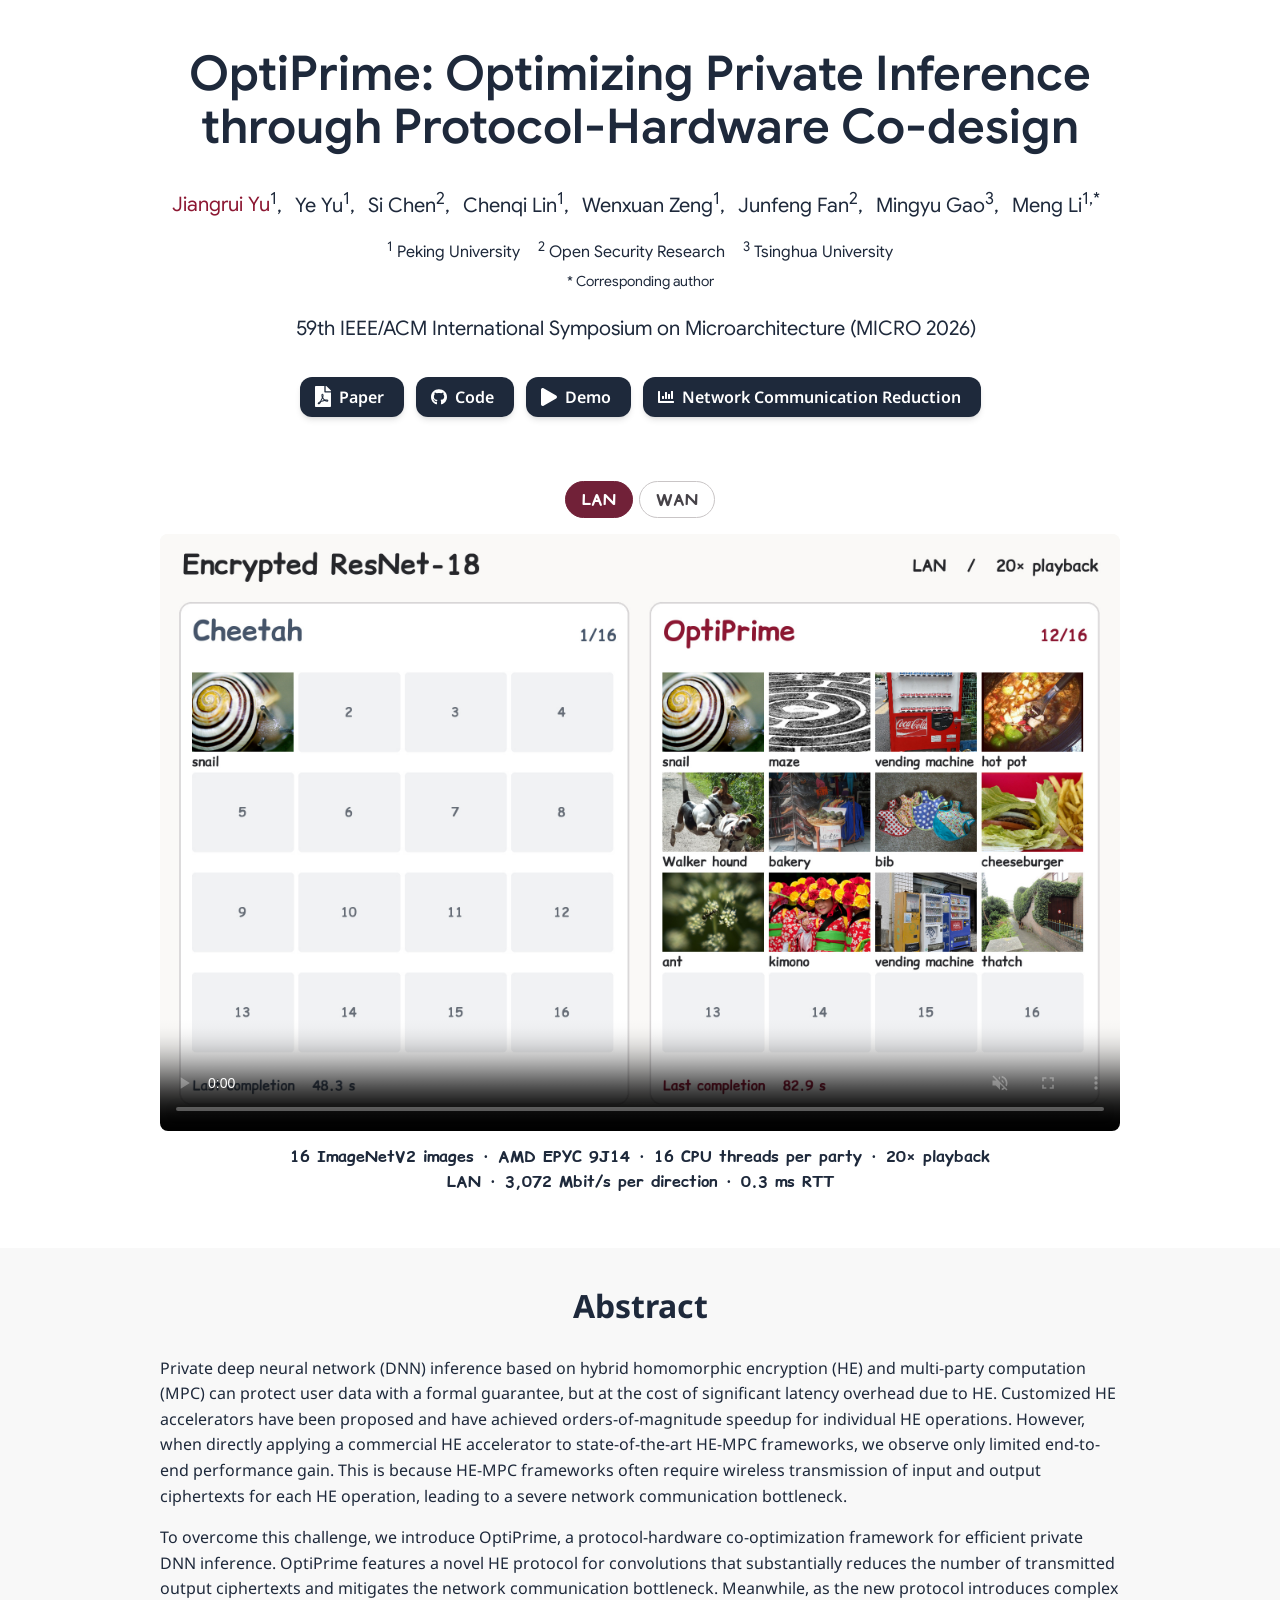
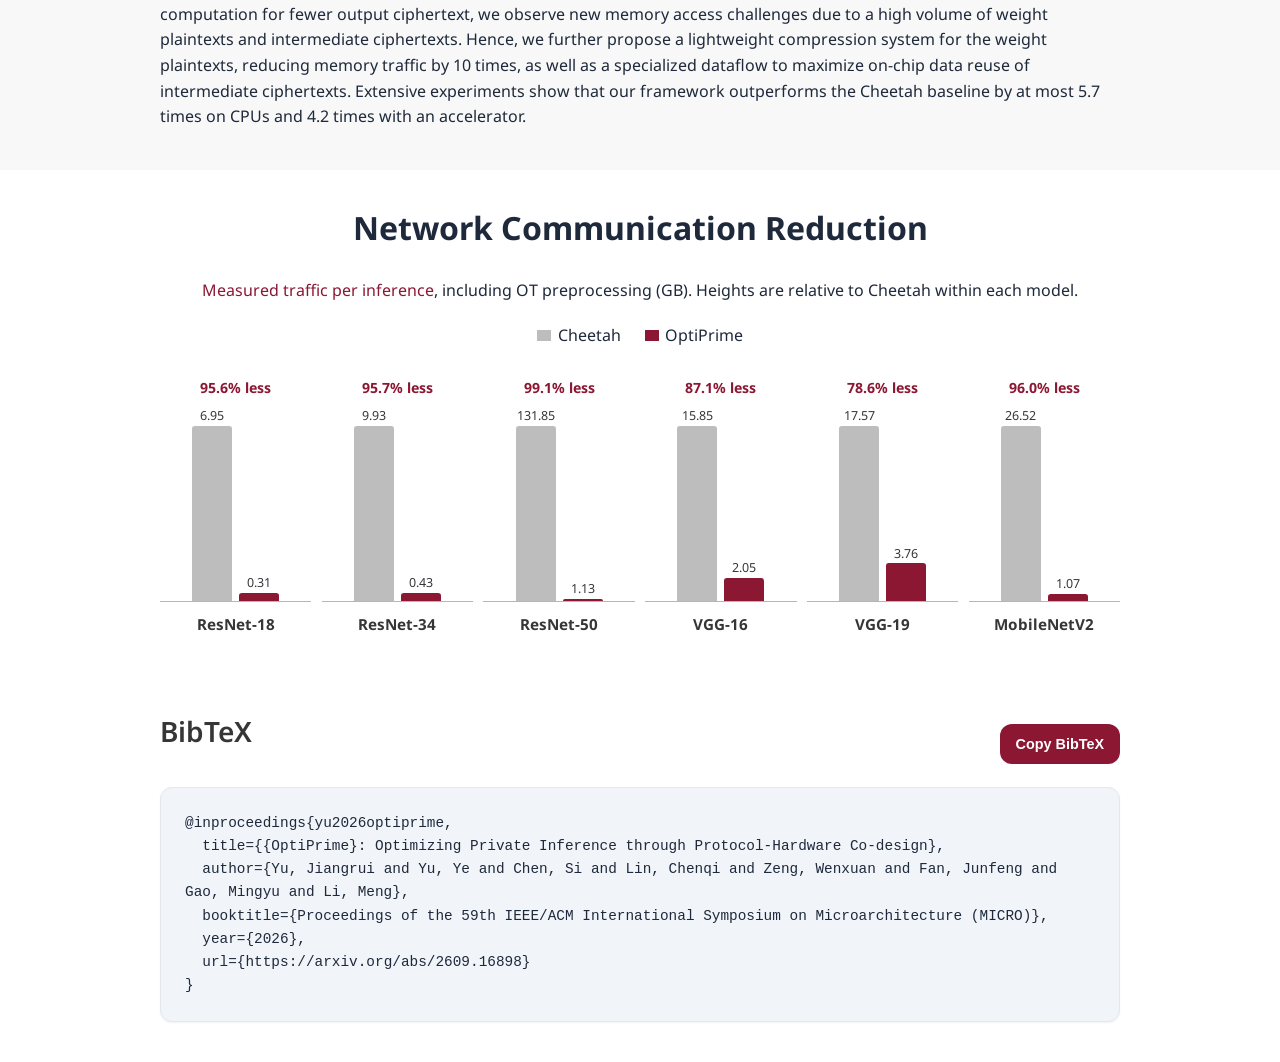
<file: index.html>
<!doctype html>
<html lang="en">
<head>
  <meta charset="utf-8">
  <meta name="viewport" content="width=device-width, initial-scale=1">
  <meta name="theme-color" content="#8c1732">
  <meta name="description" content="OptiPrime, MICRO 2026. Private convolution, measured two-party inference, and the SEC-PPDL implementation.">
  <title>OptiPrime · MICRO 2026</title>
  <link rel="license" href="https://creativecommons.org/licenses/by-sa/4.0/">
  <link rel="author" href="https://github.com/JerryFishY/OptiPrime/blob/main/docs/credits.md">
  <link rel="canonical" href="https://jerryfishy.github.io/OptiPrime/">
  <link rel="stylesheet" href="static/css/bulma.min.css">
  <link rel="stylesheet" href="static/css/index.css">
  <link rel="stylesheet" href="style.css">
  <script src="page.js?v=20x" defer></script>
</head>
<body>
<main id="main-content">
  <header class="paper-section paper-header"><div class="paper-width has-text-centered">
<h1 class="title is-1 publication-title">OptiPrime: Optimizing Private Inference through Protocol-Hardware Co-design</h1>
            <div class="is-size-5 publication-authors">
              <span class="author-block"><a href="https://jerryfishy.github.io/">Jiangrui Yu</a><sup>1</sup>,</span>
              <span class="author-block">Ye Yu<sup>1</sup>,</span>
              <span class="author-block">Si Chen<sup>2</sup>,</span>
              <span class="author-block">Chenqi Lin<sup>1</sup>,</span>
              <span class="author-block">Wenxuan Zeng<sup>1</sup>,</span>
              <span class="author-block">Junfeng Fan<sup>2</sup>,</span>
              <span class="author-block">Mingyu Gao<sup>3</sup>,</span>
              <span class="author-block">Meng Li<sup>1,*</sup></span>
            </div>
            <div class="affiliations">
              <span><sup>1</sup> Peking University</span>
              <span><sup>2</sup> Open Security Research</span>
              <span><sup>3</sup> Tsinghua University</span>
              <small>* Corresponding author</small>
            </div>
            <div class="is-size-5 publication-authors">
              <span class="author-block">59th IEEE/ACM International Symposium on Microarchitecture (MICRO 2026)</span>
            </div>
            <div class="publication-links">
                <span class="link-block">
                  <a class="external-link button is-normal is-rounded is-dark" href="https://arxiv.org/pdf/2609.16898">
                    <span class="icon"><img src="static/icons/file-pdf.svg" width="16" height="16" alt=""></span>
                    <span>Paper</span>
                  </a>
                </span>
                <span class="link-block">
                  <a class="external-link button is-normal is-rounded is-dark" href="https://github.com/PKU-SEC-Lab/SEC-PPDL-LIB">
                    <span class="icon"><img src="static/icons/github.svg" width="16" height="16" alt=""></span>
                    <span>Code</span>
                  </a>
                </span>
                <span class="link-block">
                  <a class="external-link button is-normal is-rounded is-dark" href="#demo">
                    <span class="icon"><img src="static/icons/play.svg" width="16" height="16" alt=""></span>
                    <span>Demo</span>
                  </a>
                </span>
                <span class="link-block">
                  <a class="external-link button is-normal is-rounded is-dark" href="#communication">
                    <span class="icon"><img src="static/icons/chart-bar.svg" width="16" height="16" alt=""></span>
                    <span>Network Communication Reduction</span>
                  </a>
                </span>
              </div>
  </div></header>
  <section class="paper-section" id="demo" aria-label="Encrypted ResNet-18 inference replays">
    <div class="paper-width">
      <div class="replay-switch" role="group" aria-label="Network profile">
        <button type="button" data-network="lan" aria-pressed="true">LAN</button>
        <button type="button" data-network="wan" aria-pressed="false">WAN</button>
      </div>
      <video id="replay" controls playsinline muted preload="metadata" poster="media/lan-poster.jpg?v=20x" aria-describedby="replay-caption">
        <source src="media/lan-rn18.mp4?v=20x" type="video/mp4">
      </video>
      <p class="measurement-caption" id="replay-caption">16 ImageNetV2 images · AMD EPYC 9J14 · 16 CPU threads per party · 20× playback<br>
        <span id="network-setting">LAN · 3,072 Mbit/s per direction · 0.3 ms RTT</span></p>
      <noscript><a href="media/wan-rn18.mp4?v=20x">Watch the WAN replay</a></noscript>
    </div>
  </section>
  <section class="paper-section" id="abstract" aria-labelledby="overview"><div class="paper-width">
<h2 class="title is-3 has-text-centered" id="overview">Abstract</h2>
          <div class="content">
            <p>Private deep neural network (DNN) inference based on hybrid homomorphic encryption (HE) and multi-party computation (MPC) can protect user data with a formal guarantee, but at the cost of significant latency overhead due to HE. Customized HE accelerators have been proposed and have achieved orders-of-magnitude speedup for individual HE operations. However, when directly applying a commercial HE accelerator to state-of-the-art HE-MPC frameworks, we observe only limited end-to-end performance gain. This is because HE-MPC frameworks often require wireless transmission of input and output ciphertexts for each HE operation, leading to a severe network communication bottleneck.</p>
            <p>To overcome this challenge, we introduce OptiPrime, a protocol-hardware co-optimization framework for efficient private DNN inference. OptiPrime features a novel HE protocol for convolutions that substantially reduces the number of transmitted output ciphertexts and mitigates the network communication bottleneck. Meanwhile, as the new protocol introduces complex computation for fewer output ciphertext, we observe new memory access challenges due to a high volume of weight plaintexts and intermediate ciphertexts. Hence, we further propose a lightweight compression system for the weight plaintexts, reducing memory traffic by 10 times, as well as a specialized dataflow to maximize on-chip data reuse of intermediate ciphertexts. Extensive experiments show that our framework outperforms the Cheetah baseline by at most 5.7 times on CPUs and 4.2 times with an accelerator.</p>
          </div>
  </div></section>
  <section class="paper-section" id="communication" aria-labelledby="results"><div class="paper-width">
    <h2 id="results" class="title is-3 has-text-centered">Network Communication Reduction</h2>
    <figure aria-describedby="traffic-caption">
      <figcaption id="traffic-caption"><a href="https://github.com/PKU-SEC-Lab/SEC-PPDL-LIB/blob/main/Experiments/OptiPrime/README.md#cpu-latency-and-communication">Measured traffic per inference</a>, including OT preprocessing (GB). Heights are relative to Cheetah within each model.</figcaption>
      <div class="chart-legend"><span class="baseline">Cheetah</span><span class="optiprime">OptiPrime</span></div>
      <ul class="traffic-chart">
<li><span class="reduction">95.6% less</span><div class="bar-pair">
<div class="bar-slot" style="--height:100.000000%"><span class="bar-value"><span class="sr-only">Cheetah </span>6.95</span><span class="bar baseline"></span></div>
<div class="bar-slot" style="--height:4.432216%"><span class="bar-value"><span class="sr-only">OptiPrime </span>0.31</span><span class="bar optiprime"></span></div>
</div><strong>ResNet-18</strong></li>
<li><span class="reduction">95.7% less</span><div class="bar-pair">
<div class="bar-slot" style="--height:100.000000%"><span class="bar-value"><span class="sr-only">Cheetah </span>9.93</span><span class="bar baseline"></span></div>
<div class="bar-slot" style="--height:4.336272%"><span class="bar-value"><span class="sr-only">OptiPrime </span>0.43</span><span class="bar optiprime"></span></div>
</div><strong>ResNet-34</strong></li>
<li><span class="reduction">99.1% less</span><div class="bar-pair">
<div class="bar-slot" style="--height:100.000000%"><span class="bar-value"><span class="sr-only">Cheetah </span>131.85</span><span class="bar baseline"></span></div>
<div class="bar-slot" style="--height:0.859813%"><span class="bar-value"><span class="sr-only">OptiPrime </span>1.13</span><span class="bar optiprime"></span></div>
</div><strong>ResNet-50</strong></li>
<li><span class="reduction">87.1% less</span><div class="bar-pair">
<div class="bar-slot" style="--height:100.000000%"><span class="bar-value"><span class="sr-only">Cheetah </span>15.85</span><span class="bar baseline"></span></div>
<div class="bar-slot" style="--height:12.936142%"><span class="bar-value"><span class="sr-only">OptiPrime </span>2.05</span><span class="bar optiprime"></span></div>
</div><strong>VGG-16</strong></li>
<li><span class="reduction">78.6% less</span><div class="bar-pair">
<div class="bar-slot" style="--height:100.000000%"><span class="bar-value"><span class="sr-only">Cheetah </span>17.57</span><span class="bar baseline"></span></div>
<div class="bar-slot" style="--height:21.396738%"><span class="bar-value"><span class="sr-only">OptiPrime </span>3.76</span><span class="bar optiprime"></span></div>
</div><strong>VGG-19</strong></li>
<li><span class="reduction">96.0% less</span><div class="bar-pair">
<div class="bar-slot" style="--height:100.000000%"><span class="bar-value"><span class="sr-only">Cheetah </span>26.52</span><span class="bar baseline"></span></div>
<div class="bar-slot" style="--height:4.017347%"><span class="bar-value"><span class="sr-only">OptiPrime </span>1.07</span><span class="bar optiprime"></span></div>
</div><strong>MobileNetV2</strong></li>
      </ul>
    </figure>
  </div></section>
  <section class="paper-section" id="citation"><div class="paper-width content">
<div class="bibtex-header">
        <h2 class="title" id="BibTeX">BibTeX</h2>
        <button type="button" class="copy-bibtex-btn" id="copy-bibtex" aria-live="polite">Copy BibTeX</button>
      </div>
      <pre id="bibtex-code"><code>@inproceedings{yu2026optiprime,
  title={{OptiPrime}: Optimizing Private Inference through Protocol-Hardware Co-design},
  author={Yu, Jiangrui and Yu, Ye and Chen, Si and Lin, Chenqi and Zeng, Wenxuan and Fan, Junfeng and Gao, Mingyu and Li, Meng},
  booktitle={Proceedings of the 59th IEEE/ACM International Symposium on Microarchitecture (MICRO)},
  year={2026},
  url={https://arxiv.org/abs/2609.16898}
}</code></pre>
  </div></section>
</main>
</body>
</html>
</file>
<file: static/css/index.css>
/* Modern CSS Variables for consistent theming */
:root {
  --primary-color: #2563eb;
  --primary-hover: #1d4ed8;
  --secondary-color: #64748b;
  --accent-color: #0ea5e9;
  --text-primary: #1e293b;
  --text-secondary: #64748b;
  --text-light: #94a3b8;
  --background-primary: #ffffff;
  --background-secondary: #f8fafc;
  --background-accent: #f1f5f9;
  --border-color: #e2e8f0;
  --shadow-sm: 0 1px 2px 0 rgb(0 0 0 / 0.05);
  --shadow-md: 0 4px 6px -1px rgb(0 0 0 / 0.1), 0 2px 4px -2px rgb(0 0 0 / 0.1);
  --shadow-lg: 0 10px 15px -3px rgb(0 0 0 / 0.1), 0 4px 6px -4px rgb(0 0 0 / 0.1);
  --shadow-xl: 0 20px 25px -5px rgb(0 0 0 / 0.1), 0 8px 10px -6px rgb(0 0 0 / 0.1);
  --gradient-primary: linear-gradient(135deg, #667eea 0%, #764ba2 100%);
  --gradient-accent: linear-gradient(135deg, #f093fb 0%, #f5576c 100%);
  --gradient-subtle: linear-gradient(135deg, #ffecd2 0%, #fcb69f 100%);
  --border-radius: 12px;
  --border-radius-lg: 16px;
  --transition: all 0.3s cubic-bezier(0.4, 0, 0.2, 1);
}

/* Smooth scrolling for better UX */
html {
  scroll-behavior: smooth;
}

body {
  font-family: 'Inter', 'Segoe UI', -apple-system, BlinkMacSystemFont, sans-serif;
  color: var(--text-primary);
  line-height: 1.6;
  font-size: 16px;
  background-color: var(--background-primary);
  -webkit-font-smoothing: antialiased;
  -moz-osx-font-smoothing: grayscale;
}


/* Modern Button Styles */
.button {
  border-radius: var(--border-radius) !important;
  font-weight: 600 !important;
  transition: var(--transition) !important;
  border: 2px solid transparent !important;
  position: relative;
  overflow: hidden;
}

.button.is-dark {
  background: var(--text-primary) !important;
  border: none !important;
  color: white !important;
  box-shadow: var(--shadow-md);
}

.button.is-dark:hover {
  transform: translateY(-2px);
  box-shadow: var(--shadow-lg);
  background: var(--primary-color) !important;
}

.button.is-dark:active {
  transform: translateY(0);
  box-shadow: var(--shadow-md);
}

.footer .icon-link {
    font-size: 25px;
    color: var(--text-secondary);
    transition: var(--transition);
}

.footer .icon-link:hover {
    color: var(--primary-color);
    transform: translateY(-2px);
}

.link-block a {
    margin: 8px 4px;
}

.dnerf {
  font-variant: small-caps;
}


/* Hero Section Modernization */
.hero {
  position: relative;
  overflow: hidden;
}

.hero.is-light {
  background: var(--background-secondary);
  border-top: 1px solid var(--border-color);
  border-bottom: 1px solid var(--border-color);
}

.hero-body {
  padding: 4rem 1.5rem;
}

.teaser .hero-body {
  padding-top: 2rem;
  padding-bottom: 4rem;
}

.teaser {
  font-family: 'Inter', sans-serif;
}


/* Publication Content Styling */
.publication-title {
    font-family: 'Inter', sans-serif !important;
    font-weight: 800 !important;
    color: var(--text-primary) !important;
    margin-bottom: 2rem !important;
    line-height: 1.1 !important;
}

.publication-banner {
  max-height: 70vh;
  border-radius: var(--border-radius-lg);
  overflow: hidden;
  box-shadow: var(--shadow-xl);
  margin: 2rem 0;
}

.publication-banner video {
  position: relative;
  left: auto;
  top: auto;
  transform: none;
  object-fit: cover;
  width: 100%;
  height: 100%;
  border-radius: var(--border-radius-lg);
}

.publication-header .hero-body {
  padding: 6rem 1.5rem 4rem;
}

.publication-authors {
    font-family: 'Inter', sans-serif !important;
    font-weight: 500;
    margin-bottom: 1.5rem;
}

.publication-venue {
    color: var(--text-secondary);
    width: fit-content;
    font-weight: 600;
    background: var(--background-accent);
    padding: 0.5rem 1rem;
    border-radius: var(--border-radius);
    margin-top: 1rem;
    display: inline-block;
}

.publication-awards {
    color: #ef4444;
    width: fit-content;
    font-weight: 700;
    background: linear-gradient(135deg, #fef2f2, #fee2e2);
    padding: 0.5rem 1rem;
    border-radius: var(--border-radius);
    border-left: 4px solid #ef4444;
    margin-top: 1rem;
}

.publication-authors a {
   color: var(--primary-color) !important;
   text-decoration: none;
   font-weight: 600;
   transition: var(--transition);
   position: relative;
}

.publication-authors a::after {
    content: '';
    position: absolute;
    width: 0;
    height: 2px;
    bottom: -2px;
    left: 0;
    background: var(--gradient-accent);
    transition: var(--transition);
}

.publication-authors a:hover::after {
    width: 100%;
}

.publication-authors a:hover {
    color: var(--primary-hover) !important;
}

.author-block {
  display: inline-block;
  margin-right: 0.5rem;
}

.publication-banner img {
  border-radius: var(--border-radius-lg);
  box-shadow: var(--shadow-lg);
  transition: var(--transition);
}

.publication-banner img:hover {
  transform: scale(1.02);
  box-shadow: var(--shadow-xl);
}

/* Modern Video and Carousel Styling */
.publication-video {
    position: relative;
    width: 100%;
    height: 0;
    padding-bottom: 56.25%;
    overflow: hidden;
    border-radius: var(--border-radius-lg) !important;
    box-shadow: var(--shadow-xl);
    transition: var(--transition);
}

.publication-video:hover {
    transform: translateY(-4px);
    box-shadow: var(--shadow-xl);
}

.publication-video iframe {
    position: absolute;
    top: 0;
    left: 0;
    width: 100%;
    height: 100%;
    border-radius: var(--border-radius-lg);
}

.publication-body img {
  border-radius: var(--border-radius);
  box-shadow: var(--shadow-md);
  transition: var(--transition);
}

.publication-body img:hover {
  transform: translateY(-2px);
  box-shadow: var(--shadow-lg);
}

.results-carousel {
  overflow: hidden;
  padding: 1rem 0;
}

.results-carousel .item {
  margin: 1rem;
  overflow: hidden;
  padding: 1.5rem;
  font-size: 0;
  background: var(--background-primary);
  border-radius: var(--border-radius-lg);
  box-shadow: var(--shadow-md);
  transition: var(--transition);
  border: 1px solid var(--border-color);
}

.results-carousel .item:hover {
  transform: translateY(-4px);
  box-shadow: var(--shadow-lg);
}

.results-carousel .item img,
.results-carousel video {
  margin: 0;
  border-radius: var(--border-radius);
  width: 100%;
  height: auto;
}

.results-carousel .subtitle {
  font-size: 1rem !important;
  color: var(--text-secondary);
  margin-top: 1rem;
  font-weight: 500;
}

/* Pagination and Misc Improvements */
.slider-pagination .slider-page {
  background: var(--primary-color);
  border-radius: 50%;
  transition: var(--transition);
}

.slider-pagination .slider-page.is-active {
  background: var(--primary-hover);
  transform: scale(1.2);
}

.eql-cntrb {
  font-size: 0.875rem;
  color: var(--text-light);
  font-style: italic;
}

/* Section Titles */
.title.is-3 {
  font-family: 'Inter', sans-serif !important;
  font-weight: 700 !important;
  color: var(--text-primary);
  margin-bottom: 2rem !important;
  position: relative;
  padding-bottom: 1rem;
}

.title.is-3::after {
  content: '';
  position: absolute;
  bottom: 0;
  left: 50%;
  transform: translateX(-50%);
  width: 60px;
  height: 3px;
  background: var(--gradient-accent);
  border-radius: 2px;
}

/* Content Improvements */
.content.has-text-justified {
  font-size: 1.1rem;
  line-height: 1.8;
  color: var(--text-secondary);
}

.content.has-text-justified p {
  margin-bottom: 1.5rem;
}

/* Footer Improvements */
.footer {
  background: var(--background-secondary);
  border-top: 1px solid var(--border-color);
  padding: 3rem 1.5rem;
}

.footer .content {
  color: var(--text-secondary);
  line-height: 1.7;
}

.footer a {
  color: var(--primary-color);
  text-decoration: none;
  transition: var(--transition);
}

.footer a:hover {
  color: var(--primary-hover);
  text-decoration: underline;
}

/* BibTeX Styling */
pre {
  background: var(--background-accent) !important;
  border: 1px solid var(--border-color) !important;
  border-radius: var(--border-radius) !important;
  padding: 1.5rem !important;
  font-size: 0.9rem !important;
  overflow-x: auto;
  box-shadow: var(--shadow-sm);
}

code {
  background: var(--background-accent) !important;
  color: var(--text-primary) !important;
  font-family: 'SF Mono', 'Monaco', 'Cascadia Code', 'Roboto Mono', monospace !important;
}

/* BibTeX Section Improvements */
.bibtex-header {
  display: flex;
  justify-content: space-between;
  align-items: center;
  margin-bottom: 1rem;
}

.copy-bibtex-btn {
  background: var(--primary-color);
  color: white;
  border: none;
  border-radius: var(--border-radius);
  padding: 0.75rem 1rem;
  font-size: 0.9rem;
  font-weight: 600;
  cursor: pointer;
  transition: var(--transition);
  display: inline-flex;
  align-items: center;
  gap: 0.5rem;
}

.copy-bibtex-btn:hover {
  background: var(--primary-hover);
  transform: translateY(-2px);
  box-shadow: var(--shadow-md);
}

.copy-bibtex-btn.copied {
  background: #10b981;
}

.copy-bibtex-btn.copied .copy-text::after {
  content: "ied!";
}

/* Scroll to Top Button */
.scroll-to-top {
  position: fixed;
  bottom: 2rem;
  right: 2rem;
  width: 50px;
  height: 50px;
  background: var(--primary-color);
  color: white;
  border: none;
  border-radius: 50%;
  cursor: pointer;
  opacity: 0;
  visibility: hidden;
  transition: var(--transition);
  z-index: 999;
  display: flex;
  align-items: center;
  justify-content: center;
  font-size: 1.2rem;
  box-shadow: var(--shadow-lg);
}

.scroll-to-top:hover {
  background: var(--primary-hover);
  transform: translateY(-3px);
  box-shadow: var(--shadow-xl);
}

.scroll-to-top.visible {
  opacity: 1;
  visibility: visible;
}


/* More Works Dropdown */
.more-works-container {
  position: fixed;
  top: 2rem;
  right: 2rem;
  z-index: 1000;
}

.more-works-btn {
  background: var(--background-primary);
  color: var(--text-primary);
  border: 2px solid var(--border-color);
  border-radius: var(--border-radius-lg);
  padding: 0.75rem 1.25rem;
  font-weight: 600;
  font-size: 0.9rem;
  box-shadow: var(--shadow-md);
  transition: var(--transition);
  cursor: pointer;
  text-decoration: none;
  display: inline-flex;
  align-items: center;
  gap: 0.5rem;
  font-family: 'Inter', sans-serif;
}

.more-works-btn:hover {
  transform: translateY(-2px);
  box-shadow: var(--shadow-lg);
  background: var(--background-secondary);
  border-color: var(--primary-color);
}

.more-works-btn .dropdown-arrow {
  transition: var(--transition);
  font-size: 0.8rem;
}

.more-works-btn.active .dropdown-arrow {
  transform: rotate(180deg);
}

.more-works-dropdown {
  position: absolute;
  top: calc(100% + 0.5rem);
  right: 0;
  width: 400px;
  max-width: 90vw;
  background: var(--background-primary);
  border: 1px solid var(--border-color);
  border-radius: var(--border-radius-lg);
  box-shadow: var(--shadow-xl);
  opacity: 0;
  visibility: hidden;
  transform: translateY(-10px);
  transition: var(--transition);
  max-height: 70vh;
  overflow-y: auto;
}

.more-works-dropdown.show {
  opacity: 1;
  visibility: visible;
  transform: translateY(0);
}

.dropdown-header {
  display: flex;
  justify-content: space-between;
  align-items: center;
  padding: 1.5rem 1.5rem 1rem;
  border-bottom: 1px solid var(--border-color);
}

.dropdown-header h4 {
  margin: 0;
  font-size: 1.1rem;
  font-weight: 700;
  color: var(--text-primary);
}

.close-btn {
  background: none;
  border: none;
  color: var(--text-secondary);
  cursor: pointer;
  padding: 0.5rem;
  border-radius: var(--border-radius);
  transition: var(--transition);
}

.close-btn:hover {
  background: var(--background-accent);
  color: var(--text-primary);
}

.works-list {
  padding: 1rem;
}

.work-item {
  display: flex;
  align-items: flex-start;
  justify-content: space-between;
  padding: 1rem;
  border-radius: var(--border-radius);
  text-decoration: none;
  color: inherit;
  transition: var(--transition);
  margin-bottom: 0.5rem;
}

.work-item:hover {
  background: var(--background-accent);
  transform: translateX(4px);
}

.work-info h5 {
  margin: 0 0 0.5rem 0;
  font-size: 1rem;
  font-weight: 500;
  color: var(--text-primary);
}

.work-info p {
  margin: 0 0 0.5rem 0;
  font-size: 0.9rem;
  color: var(--text-secondary);
  line-height: 1.4;
}

.work-venue {
  font-size: 0.8rem;
  color: var(--text-light);
  font-style: italic;
}

.work-item .fas {
  color: var(--text-light);
  font-size: 0.9rem;
  margin-top: 0.2rem;
  flex-shrink: 0;
}


/* Mobile Responsive Improvements */
@media screen and (max-width: 768px) {
  .hero-body {
    padding: 2rem 1rem;
  }

  .publication-header .hero-body {
    padding: 3rem 1rem 2rem;
  }

  .publication-title {
    font-size: 2.5rem !important;
    line-height: 1.2 !important;
    margin-bottom: 1.5rem !important;
  }

  .publication-authors {
    font-size: 1rem !important;
  }

  .button {
    margin: 0.25rem !important;
    font-size: 0.875rem !important;
    padding: 0.75rem 1rem !important;
  }

  .more-works-container {
    bottom: 2rem;
    right: 1rem;
    top: auto;
  }

  .more-works-btn {
    padding: 0.6rem 1rem;
    font-size: 0.8rem;
  }

  .more-works-dropdown {
    width: calc(100vw - 2rem);
    right: -1rem;
    bottom: calc(100% + 0.5rem);
    top: auto;
  }

  .results-carousel .item {
    margin: 0.5rem;
    padding: 1rem;
  }

  .teaser .hero-body {
    padding: 1rem;
  }

  .content.has-text-justified {
    font-size: 1rem;
  }
}

@media screen and (max-width: 480px) {
  .publication-title {
    font-size: 2rem !important;
  }

  .hero-body {
    padding: 1.5rem 0.75rem;
  }

  .more-works-container {
    position: fixed;
    bottom: 2rem;
    right: 1rem;
    z-index: 1000;
  }

  .more-works-btn {
    padding: 0.5rem 0.75rem;
    font-size: 0.75rem;
  }

  .more-works-dropdown {
    position: absolute;
    bottom: calc(100% + 0.5rem);
    right: 0;
    width: calc(100vw - 2rem);
    max-width: 90vw;
  }

  .link-block {
    display: block;
    margin-bottom: 0.5rem;
  }

  .button {
    width: 100%;
    justify-content: center;
  }
}

/* Tablet Responsive */
@media screen and (min-width: 769px) and (max-width: 1024px) {
  .hero-body {
    padding: 3rem 2rem;
  }

  .publication-header .hero-body {
    padding: 4rem 2rem 3rem;
  }
}

/* Animation for page load */
@keyframes fadeInUp {
  from {
    opacity: 0;
    transform: translateY(30px);
  }
  to {
    opacity: 1;
    transform: translateY(0);
  }
}

.hero, .section {
  animation: fadeInUp 0.6s ease-out;
}

/* Improved focus states for accessibility */
.button:focus,
.related-works-btn:focus,
a:focus {
  outline: 2px solid var(--primary-color);
  outline-offset: 2px;
}


/* Print styles */
@media print {
  .more-works-container {
    display: none;
  }

  .hero, .section {
    animation: none;
  }

  .button {
    background: transparent !important;
    color: var(--text-primary) !important;
    box-shadow: none !important;
  }
}
</file>
<file: style.css>
@font-face {
  font-family: "Google Sans";
  font-style: normal;
  font-weight: 400 700;
  font-display: swap;
  src: url("static/fonts/google-sans-latin.woff2") format("woff2");
}
@font-face {
  font-family: "Noto Sans";
  font-style: normal;
  font-weight: 400 700;
  font-display: swap;
  src: url("static/fonts/noto-sans-latin.woff2") format("woff2");
}
body, .teaser { font-family: "Noto Sans", sans-serif; }
.publication-title, .publication-authors { font-family: "Google Sans", sans-serif !important; }
.publication-title { font-weight: 600 !important; }
.publication-authors, .publication-authors a { font-weight: 400; }
.title.is-3 { font-family: "Noto Sans", sans-serif !important; }
:root {
  --primary-color: #8c1732;
  --primary-hover: #701329;
}
a { color: var(--primary-color); }
.publication-links img { filter: invert(1); }

.paper-section { padding: 2.5rem clamp(1rem, 4vw, 2.5rem); }
.paper-width { max-width: 60rem; width: 100%; min-width: 0; margin-inline: auto; }
.paper-header { padding-top: 3rem; padding-bottom: 1rem; }
.paper-section .title.is-3 { padding-bottom: 0; }
.paper-section .title.is-3::after { display: none; }
.publication-authors, .publication-title { overflow-wrap: break-word; }
.affiliations { margin: -.6rem auto 1.25rem; font-family: "Google Sans", sans-serif; }
.affiliations span { display: inline-block; margin: 0 .45rem; }
.affiliations small { display: block; margin-top: .3rem; }
@font-face {
  font-family: "Comic Relief";
  font-weight: 700;
  font-display: swap;
  src: url("static/fonts/comic-relief-bold-latin.woff2") format("woff2");
}
#demo { font-family: "Comic Relief", sans-serif; font-weight: 700; }
.replay-switch { display: flex; justify-content: center; gap: .4rem; margin-bottom: 1rem; }
.replay-switch button { cursor: pointer; font: inherit; border-radius: 999px; border: 1px solid #c9c5c6; background: #fff; color: #464248; padding: .3rem 1rem; }
.replay-switch button[aria-pressed="true"] { color: white; background: #712138; border-color: #712138; }
#replay { display: block; width: 100%; aspect-ratio: 1200/746; background: #faf9f8; border-radius: .5rem; }
.measurement-caption, #traffic-caption { margin: .8rem 0; font-size: 1rem; text-align: center; }
#abstract { background: #f8f8f8; }
.chart-legend { display: flex; justify-content: center; gap: 1.5rem; margin: 1.2rem 0; }
.baseline { --bar-color: #bdbdbd; }
.optiprime { --bar-color: var(--primary-color); }
.chart-legend span::before { content: ""; display: inline-block; width: .9em; height: .65em; margin-right: .4em; background: var(--bar-color); }
.traffic-chart { display: grid; grid-template-columns: repeat(6,minmax(0,1fr)); gap: .65rem; margin: 1.8rem 0 0; list-style: none; font-variant-numeric: tabular-nums; }
.traffic-chart li { text-align: center; min-width: 0; }
.bar-pair { display: flex; align-items: flex-end; justify-content: center; gap: .45rem; height: 11rem; border-bottom: 1px solid #b9b5b6; margin-bottom: .6rem; }
.bar-slot { flex: 0 1 2.5rem; height: var(--height); position: relative; }
.bar { display: block; width: 100%; height: 100%; background: var(--bar-color); border-radius: .18rem .18rem 0 0; transform-origin: center bottom; }
.bar-value { position: absolute; bottom: 100%; left: 50%; transform: translateX(-50%); font-size: .78rem; color: #38353a; }
.traffic-chart strong, .reduction { display: block; }
.traffic-chart strong { font-size: .95rem; }
.reduction { margin-bottom: 1.65rem; color: var(--primary-color); font-size: .88rem; font-weight: 700; }
@media (max-width: 680px) {
  .traffic-chart { grid-template-columns: repeat(3,minmax(0,1fr)); row-gap: 1.8rem; }
  .bar-pair { height: 7rem; gap: .35rem; }
  .bar-slot { flex-basis: 2rem; }
}
.sr-only { position: absolute; width: 1px; height: 1px; padding: 0; overflow: hidden; clip-path: inset(50%); white-space: nowrap; }
@media (prefers-reduced-motion: no-preference) {
  .traffic-chart li.waiting .bar { transform: scaleY(0); }
  .traffic-chart .bar { transition: transform .75s ease-out; }
}
pre#bibtex-code { white-space: pre-wrap; overflow-wrap: anywhere; }
@media (max-width: 768px) {
  .paper-section { padding-block: 1.8rem; }
  h1.publication-title { font-size: 2.15rem !important; }
}

#replay.four-image-replay { aspect-ratio: 2.4; }
</file>
